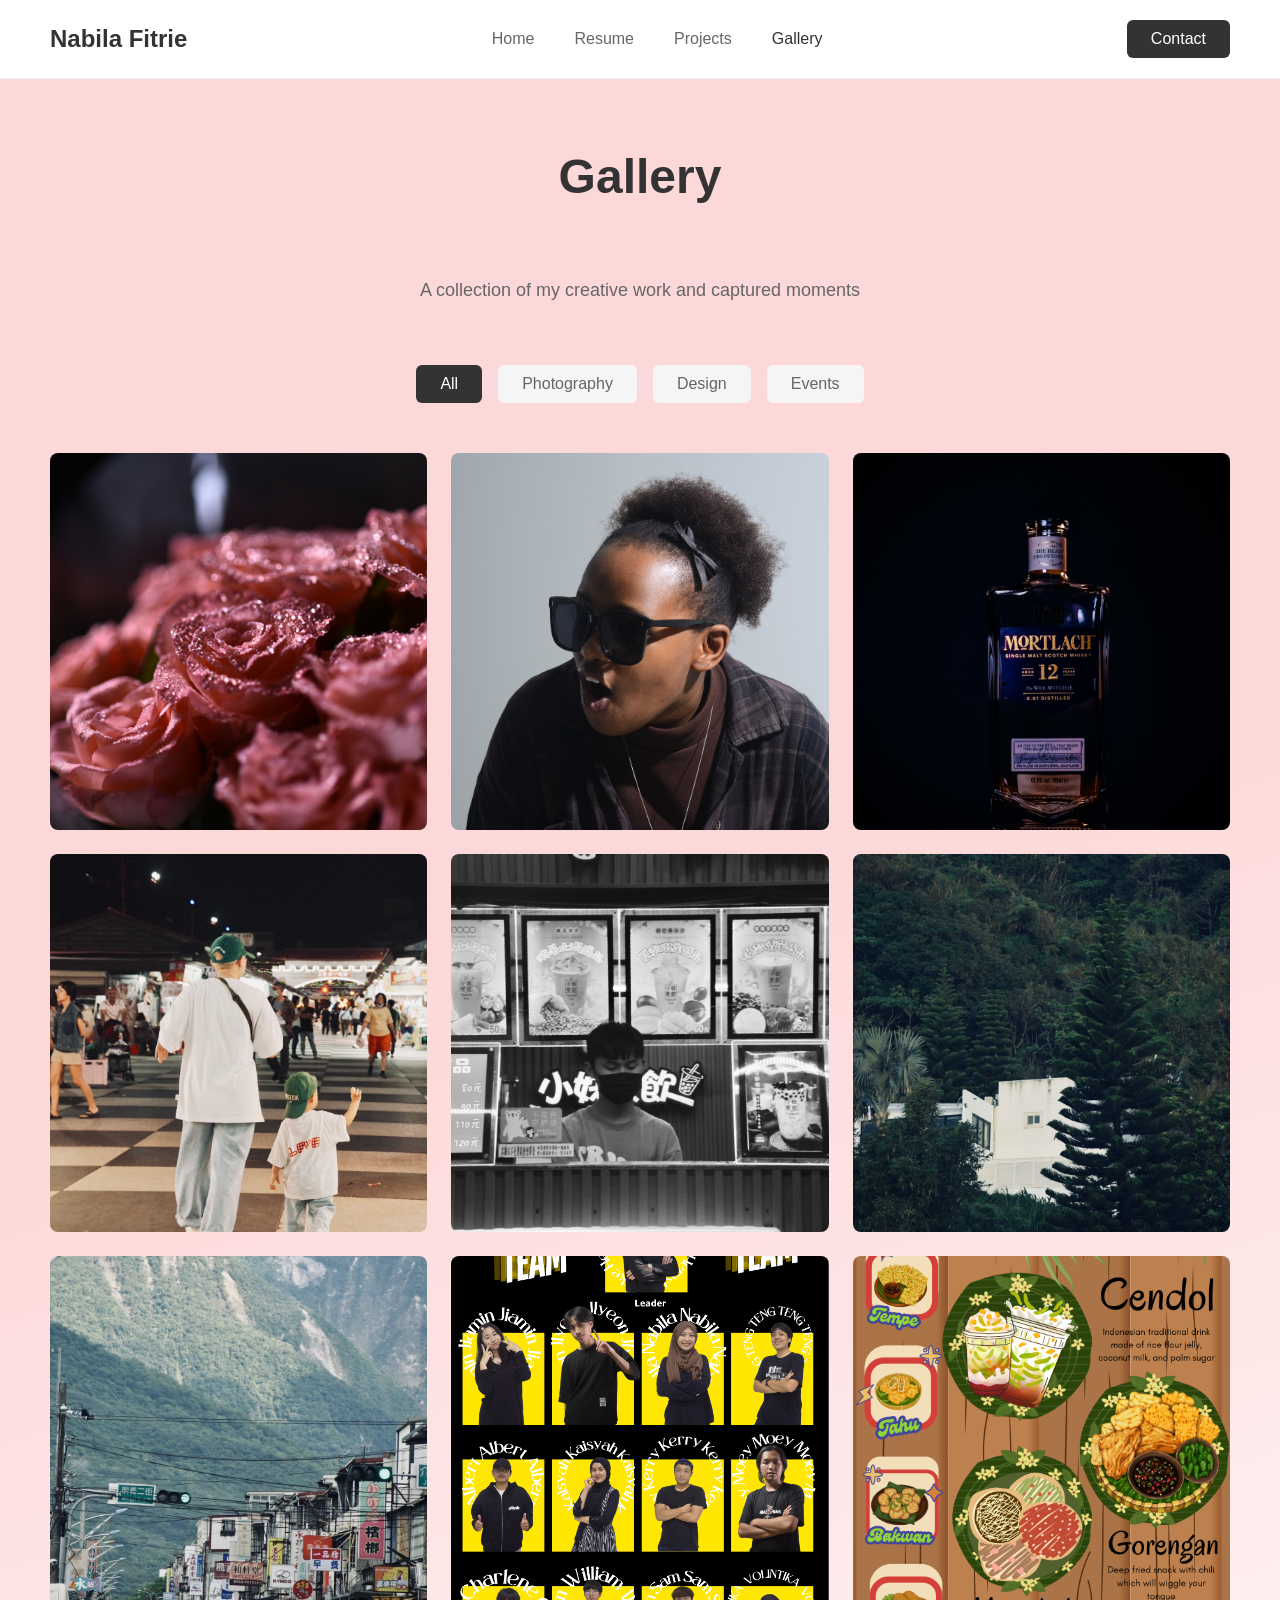
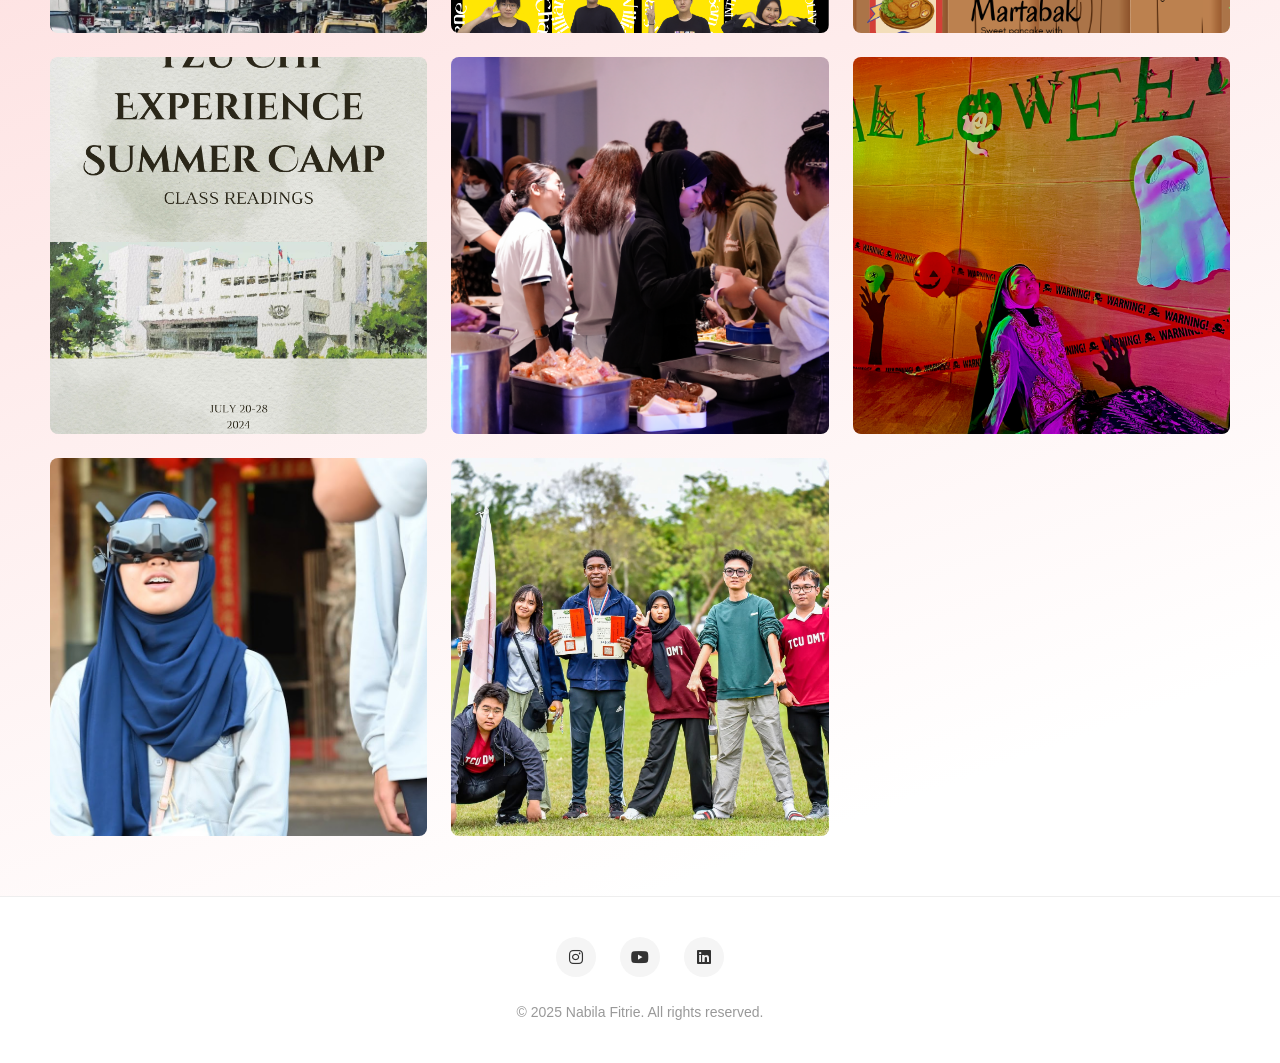
<file: gallery.html>
<!DOCTYPE html>
<html lang="en">
    <head>
        <meta charset="UTF-8" />
        <meta name="viewport" content="width=device-width, initial-scale=1.0" />
        <title>Gallery - Nabila Fitrie</title>
        <link rel="stylesheet" href="mystyle.css" />
        <link
            rel="stylesheet"
            href="https://cdnjs.cloudflare.com/ajax/libs/font-awesome/6.5.1/css/all.min.css"
        />
    </head>
    <body>
        <header>
            <div class="logo">Nabila Fitrie</div>
            <nav>
                <ul>
                    <li><a href="index.html">Home</a></li>
                    <li><a href="resume.html">Resume</a></li>
                    <li><a href="project.html">Projects</a></li>
                    <li><a href="gallery.html" class="active">Gallery</a></li>
                </ul>
            </nav>
            <a href="contact.html"
                ><button class="contact-btn">Contact</button></a
            >
        </header>

        <main class="gallery-page">
            <h1 class="page-title">Gallery</h1>
            <p class="page-subtitle">
                A collection of my creative work and captured moments
            </p>

            <!-- Gallery Filter -->
            <div class="gallery-filter">
                <button class="filter-btn active" data-filter="all">All</button>
                <button class="filter-btn" data-filter="photography">
                    Photography
                </button>
                <button class="filter-btn" data-filter="design">Design</button>
                <button class="filter-btn" data-filter="events">Events</button>
            </div>

            <!-- Gallery Grid -->
            <div class="gallery-grid">
                <!-- Photography -->
                <div class="gallery-item" data-category="photography">
                    <img src="images/flower-1.jpg" alt="Photography Work 1" />
                    <div class="gallery-overlay">
                        <h3>Flower Photography</h3>
                        <p>Capturing the beauty of nature's blooms</p>
                    </div>
                </div>

                <div class="gallery-item" data-category="photography">
                    <img
                        src="images/flash-portrait.jpg"
                        alt="Photography Work 2"
                    />
                    <div class="gallery-overlay">
                        <h3>Flash Portrait</h3>
                        <p>Portrait with flash lighting</p>
                    </div>
                </div>

                <div class="gallery-item" data-category="photography">
                    <img
                        src="images/glass-photography.jpg"
                        alt="Photography Work 3"
                    />
                    <div class="gallery-overlay">
                        <h3>Product Photography</h3>
                        <p>Product photography with glass objects</p>
                    </div>
                </div>

                <div class="gallery-item" data-category="photography">
                    <img src="images/street-1.jpg" alt="Photography Work 4" />
                    <div class="gallery-overlay">
                        <h3>Street Photography</h3>
                        <p>Urban street scenes</p>
                    </div>
                </div>

                <div class="gallery-item" data-category="photography">
                    <img src="images/street-2.jpg" alt="Photography Work 5" />
                    <div class="gallery-overlay">
                        <h3>Street Photography</h3>
                        <p>Capturing candid moments in urban settings</p>
                    </div>
                </div>

                <div class="gallery-item" data-category="photography">
                    <img src="images/nature-1.jpg" alt="Photography Work 6" />
                    <div class="gallery-overlay">
                        <h3>Nature Photography</h3>
                        <p>Beautiful landscapes and natural scenes</p>
                    </div>
                </div>

                <div class="gallery-item" data-category="photography">
                    <img src="images/nature-2.jpg" alt="Photography Work 7" />
                    <div class="gallery-overlay">
                        <h3>Nature and Street Photography</h3>
                        <p>Combining natural beauty with urban settings</p>
                    </div>
                </div>

                <!-- Design -->
                <div class="gallery-item" data-category="design">
                    <img src="images/magazine.png" alt="Design Work 1" />
                    <div class="gallery-overlay">
                        <h3>Magazine's Designer</h3>
                        <p>Layout and design for magazine publications</p>
                    </div>
                </div>

                <div class="gallery-item" data-category="design">
                    <img src="images/posterdesign1.png" alt="Design Work 2" />
                    <div class="gallery-overlay">
                        <h3>Poster Design</h3>
                        <p>Promotional poster for an event</p>
                    </div>
                </div>

                <div class="gallery-item" data-category="design">
                    <img src="images/bookcover.png" alt="Design Work 3" />
                    <div class="gallery-overlay">
                        <h3>Tzu Chi Cover book</h3>
                        <p>Book cover design for Tzu Chi publication</p>
                    </div>
                </div>

                <!-- Events -->
                <div class="gallery-item" data-category="events">
                    <img src="images/internationalevent.jpeg" alt="Event 1" />
                    <div class="gallery-overlay">
                        <h3>International Event</h3>
                        <p>Feeds the guests at the event</p>
                    </div>
                </div>

                <div class="gallery-item" data-category="events">
                    <img src="images/Halloween.jpg" alt="Event 2" />
                    <div class="gallery-overlay">
                        <h3>Halloween Party</h3>
                        <p>School Halloween Celebration</p>
                    </div>
                </div>

                <div class="gallery-item" data-category="events">
                    <img src="images/dronetrip.jpg" alt="Event 3" />
                    <div class="gallery-overlay">
                        <h3>Drone Operation.</h3>
                        <p>Drone trip to capture scenic views</p>
                    </div>
                </div>

                <!-- Additional Items -->

                <div class="gallery-item" data-category="events">
                    <img src="images/sportsday.jpg" alt="Design Work 4" />
                    <div class="gallery-overlay">
                        <h3>Sports Day</h3>
                        <p>School Anniversary Celebration</p>
                    </div>
                </div>
            </div>
        </main>

        <footer>
            <div class="social-icons">
                <a href="#"><i class="fa-brands fa-instagram"></i></a>
                <a href="#"><i class="fa-brands fa-youtube"></i></a>
                <a href="#"><i class="fa-brands fa-linkedin"></i></a>
            </div>
            <p>&copy; 2025 Nabila Fitrie. All rights reserved.</p>
        </footer>
        <!-- Back to Top Button -->
        <button class="back-to-top" id="backToTop">
            <i class="fas fa-arrow-up"></i>
        </button>

        <script>
            // Gallery Filter
            const filterBtns = document.querySelectorAll(".filter-btn");
            const galleryItems = document.querySelectorAll(".gallery-item");
            // Back to Top functionality
            const backToTopBtn = document.getElementById("backToTop");

            window.addEventListener("scroll", () => {
                if (window.pageYOffset > 300) {
                    backToTopBtn.classList.add("show");
                } else {
                    backToTopBtn.classList.remove("show");
                }
            });

            backToTopBtn.addEventListener("click", () => {
                window.scrollTo({
                    top: 0,
                    behavior: "smooth",
                });
            });

            filterBtns.forEach((btn) => {
                btn.addEventListener("click", () => {
                    // Remove active class from all buttons
                    filterBtns.forEach((b) => b.classList.remove("active"));
                    // Add active class to clicked button
                    btn.classList.add("active");

                    const filter = btn.getAttribute("data-filter");

                    galleryItems.forEach((item) => {
                        if (
                            filter === "all" ||
                            item.getAttribute("data-category") === filter
                        ) {
                            item.style.display = "block";
                        } else {
                            item.style.display = "none";
                        }
                    });
                });
            });
        </script>
    </body>
</html>
</file>
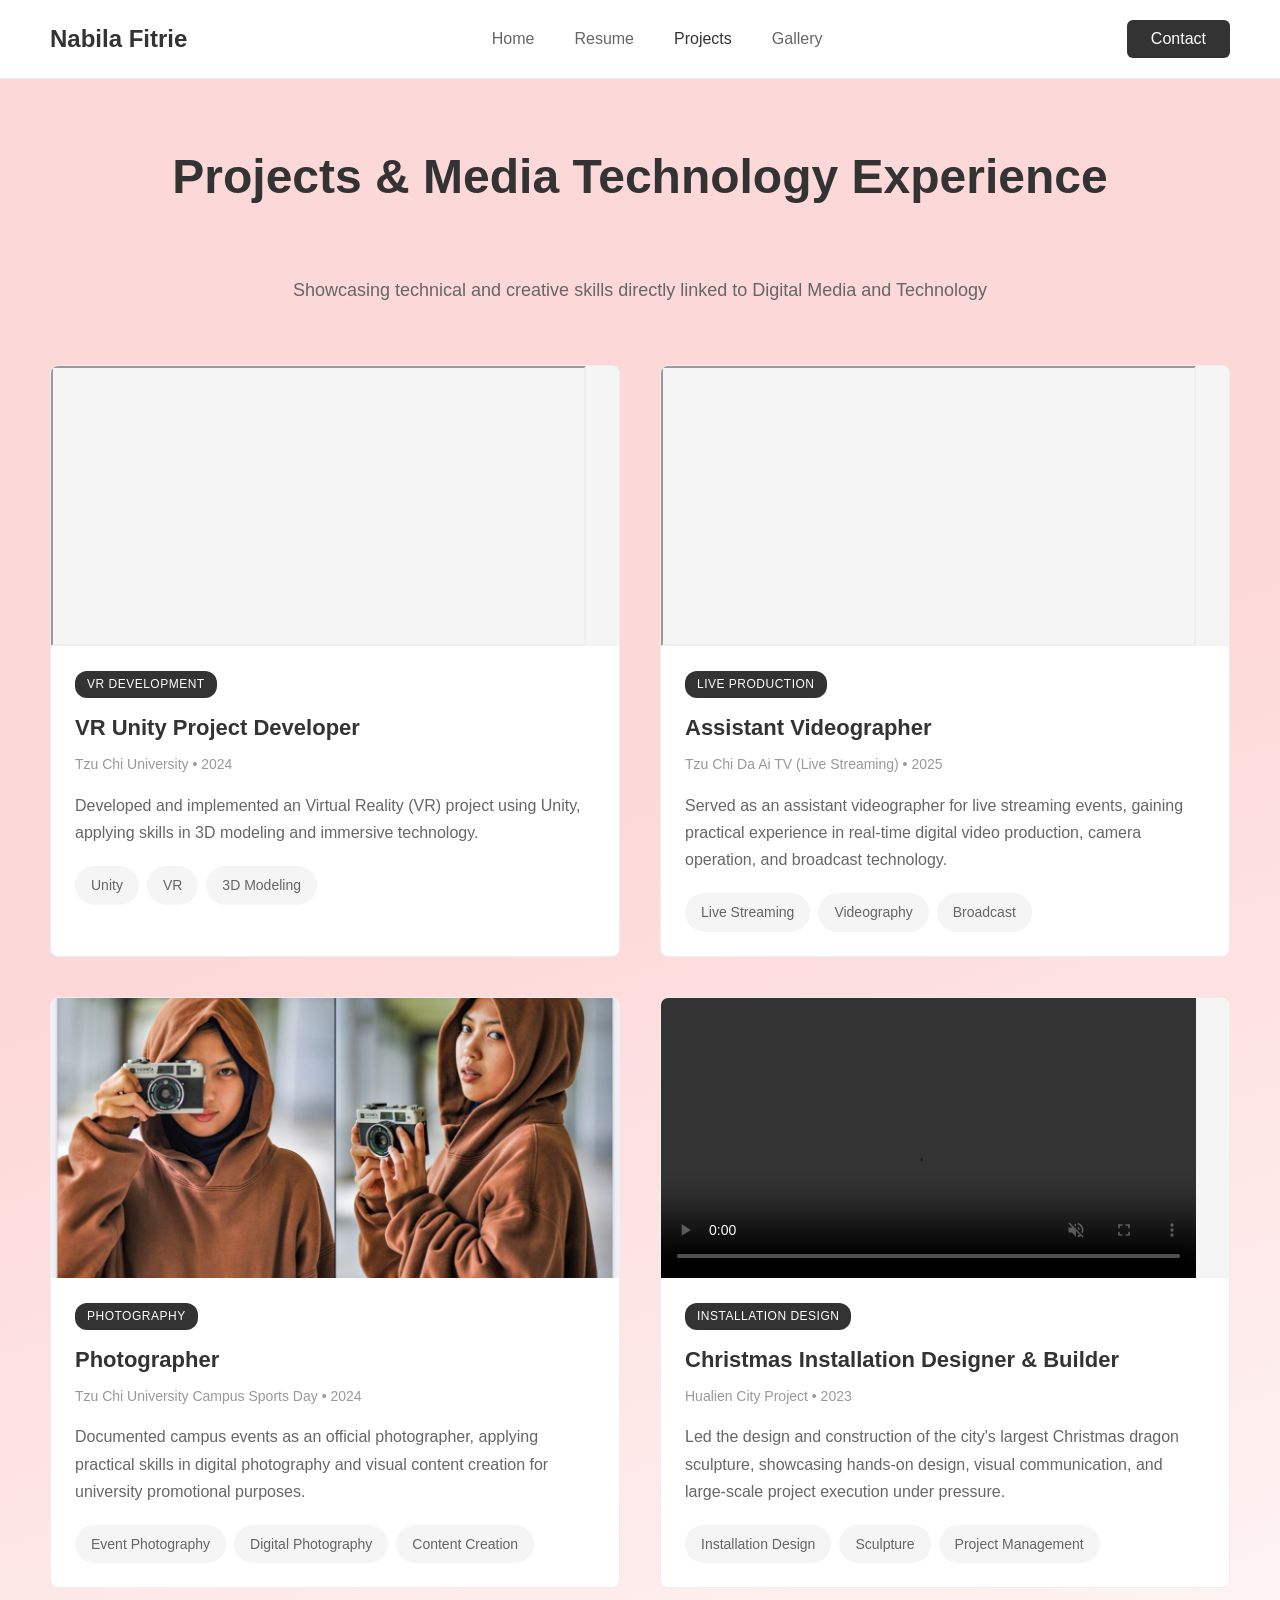
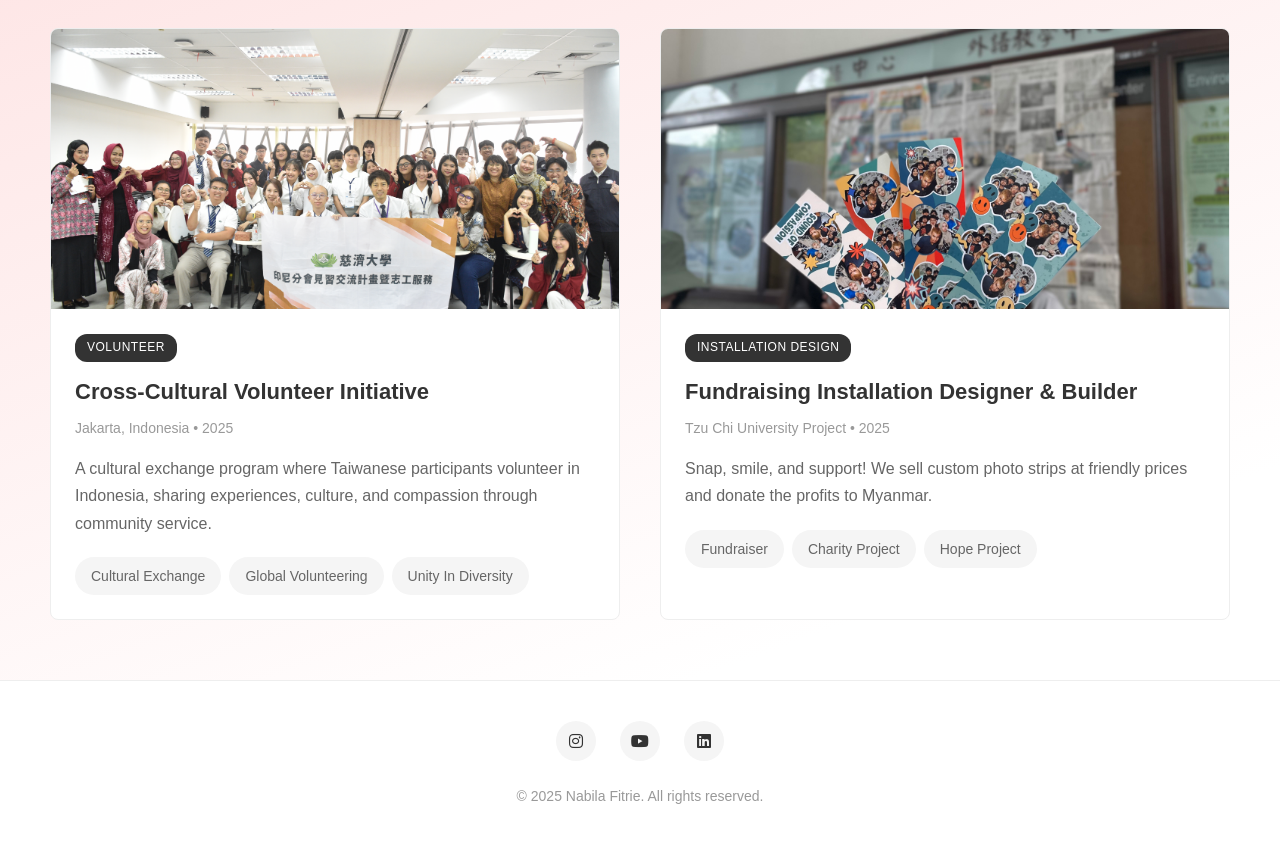
<file: project.html>
<!DOCTYPE html>
<html lang="en">
    <head>
        <meta charset="UTF-8" />
        <meta name="viewport" content="width=device-width, initial-scale=1.0" />
        <title>Projects - Nabila Fitrie</title>
        <link rel="stylesheet" href="mystyle.css" />
        <link
            rel="stylesheet"
            href="https://cdnjs.cloudflare.com/ajax/libs/font-awesome/6.5.1/css/all.min.css"
        />
    </head>
    <body>
        <header>
            <div class="logo">Nabila Fitrie</div>
            <nav>
                <ul>
                    <li><a href="index.html">Home</a></li>
                    <li><a href="resume.html">Resume</a></li>
                    <li><a href="project.html" class="active">Projects</a></li>
                    <li><a href="gallery.html">Gallery</a></li>
                </ul>
            </nav>
            <a href="contact.html"
                ><button class="contact-btn">Contact</button></a
            >
        </header>

        <main class="projects-page">
            <h1 class="page-title">Projects & Media Technology Experience</h1>
            <p class="page-subtitle">
                Showcasing technical and creative skills directly linked to
                Digital Media and Technology
            </p>

            <div class="projects-grid">
                <!-- Project 1 -->
                <div class="project-card">
                    <div class="project-image">
                        <iframe
                            src="https://drive.google.com/file/d/1-rMQauFR0QOiKDsQeOvxtRKYGgJdmKO9/preview"
                            width="535"
                            height="280"
                            allow="autoplay"
                            allowfullscreen
                        >
                        </iframe>
                    </div>
                    <div class="project-content">
                        <span class="project-category">VR Development</span>
                        <h3>VR Unity Project Developer</h3>
                        <p class="project-meta">Tzu Chi University • 2024</p>
                        <p class="project-description">
                            Developed and implemented an Virtual Reality (VR)
                            project using Unity, applying skills in 3D modeling
                            and immersive technology.
                        </p>
                        <div class="project-tags">
                            <span class="tag">Unity</span>
                            <span class="tag">VR</span>
                            <span class="tag">3D Modeling</span>
                        </div>
                    </div>
                </div>

                <!-- Project 2 -->
                <div class="project-card">
                    <div class="project-image">
                        <iframe
                            width="535"
                            height="280"
                            src="https://www.youtube.com/embed/qHgDMgNS0A0"
                            title="YouTube video player"
                            allow="accelerometer; autoplay; clipboard-write; encrypted-media; gyroscope; picture-in-picture"
                            allowfullscreen
                        >
                        </iframe>
                    </div>
                    <div class="project-content">
                        <span class="project-category">Live Production</span>
                        <h3>Assistant Videographer</h3>
                        <p class="project-meta">
                            Tzu Chi Da Ai TV (Live Streaming) • 2025
                        </p>
                        <p class="project-description">
                            Served as an assistant videographer for live
                            streaming events, gaining practical experience in
                            real-time digital video production, camera
                            operation, and broadcast technology.
                        </p>
                        <div class="project-tags">
                            <span class="tag">Live Streaming</span>
                            <span class="tag">Videography</span>
                            <span class="tag">Broadcast</span>
                        </div>
                    </div>
                </div>

                <!-- Project 3 -->
                <div class="project-card">
                    <div class="project-image">
                        <img
                            src="images/photographer.jpg"
                            alt="Sports Day Photography"
                        />
                    </div>
                    <div class="project-content">
                        <span class="project-category">Photography</span>
                        <h3>Photographer</h3>
                        <p class="project-meta">
                            Tzu Chi University Campus Sports Day • 2024
                        </p>
                        <p class="project-description">
                            Documented campus events as an official
                            photographer, applying practical skills in digital
                            photography and visual content creation for
                            university promotional purposes.
                        </p>
                        <div class="project-tags">
                            <span class="tag">Event Photography</span>
                            <span class="tag">Digital Photography</span>
                            <span class="tag">Content Creation</span>
                        </div>
                    </div>
                </div>

                <!-- Project 4 -->
                <div class="project-card">
                    <div class="project-image">
                        <video
                            src="videos/christmas.mp4"
                            autoplay
                            loop
                            controls
                            muted
                            width="535"
                            height="280"
                        ></video>
                    </div>
                    <div class="project-content">
                        <span class="project-category"
                            >Installation Design</span
                        >
                        <h3>Christmas Installation Designer & Builder</h3>
                        <p class="project-meta">Hualien City Project • 2023</p>
                        <p class="project-description">
                            Led the design and construction of the city's
                            largest Christmas dragon sculpture, showcasing
                            hands-on design, visual communication, and
                            large-scale project execution under pressure.
                        </p>
                        <div class="project-tags">
                            <span class="tag">Installation Design</span>
                            <span class="tag">Sculpture</span>
                            <span class="tag">Project Management</span>
                        </div>
                    </div>
                </div>

                <!-- Project 5 -->
                <div class="project-card">
                    <div class="project-image">
                        <img
                            src="images/volunteerindo.jpg"
                            alt="Christmas Dragon Installation"
                        />
                    </div>
                    <div class="project-content">
                        <span class="project-category">Volunteer</span>
                        <h3>Cross-Cultural Volunteer Initiative</h3>
                        <p class="project-meta">Jakarta, Indonesia • 2025</p>
                        <p class="project-description">
                            A cultural exchange program where Taiwanese
                            participants volunteer in Indonesia, sharing
                            experiences, culture, and compassion through
                            community service.
                        </p>
                        <div class="project-tags">
                            <span class="tag">Cultural Exchange</span>
                            <span class="tag">Global Volunteering</span>
                            <span class="tag">Unity In Diversity</span>
                        </div>
                    </div>
                </div>
                <!-- Project 6 -->
                <div class="project-card">
                    <div class="project-image">
                        <img
                            src="images/fundraisingmyanmar.jpg"
                            alt="Creating a photobooth and selling the photo strips"
                        />
                    </div>
                    <div class="project-content">
                        <span class="project-category"
                            >Installation Design</span
                        >
                        <h3>Fundraising Installation Designer & Builder</h3>
                        <p class="project-meta">
                            Tzu Chi University Project • 2025
                        </p>
                        <p class="project-description">
                            Snap, smile, and support! We sell custom photo
                            strips at friendly prices and donate the profits to
                            Myanmar.
                        </p>
                        <div class="project-tags">
                            <span class="tag">Fundraiser</span>
                            <span class="tag">Charity Project</span>
                            <span class="tag">Hope Project</span>
                        </div>
                    </div>
                </div>
            </div>
        </main>

        <footer>
            <div class="social-icons">
                <a href="https://www.instagram.com/nabilafitriie/"
                    ><i class="fa-brands fa-instagram"></i
                ></a>
                <a href="https://www.youtube.com/@nabilafitrie5887"
                    ><i class="fa-brands fa-youtube"></i
                ></a>
                <a
                    href="https://www.linkedin.com/in/nabila-fitrie-naia-salsabila-66b28425b/"
                    ><i class="fa-brands fa-linkedin"></i
                ></a>
            </div>
            <p>&copy; 2025 Nabila Fitrie. All rights reserved.</p>
        </footer>

        <!-- Back to Top Button -->
        <button class="back-to-top" id="backToTop">
            <i class="fas fa-arrow-up"></i>
        </button>

        <script>
            // Back to Top functionality
            const backToTopBtn = document.getElementById("backToTop");

            window.addEventListener("scroll", () => {
                if (window.pageYOffset > 300) {
                    backToTopBtn.classList.add("show");
                } else {
                    backToTopBtn.classList.remove("show");
                }
            });

            backToTopBtn.addEventListener("click", () => {
                window.scrollTo({
                    top: 0,
                    behavior: "smooth",
                });
            });
        </script>
    </body>
</html>
</file>
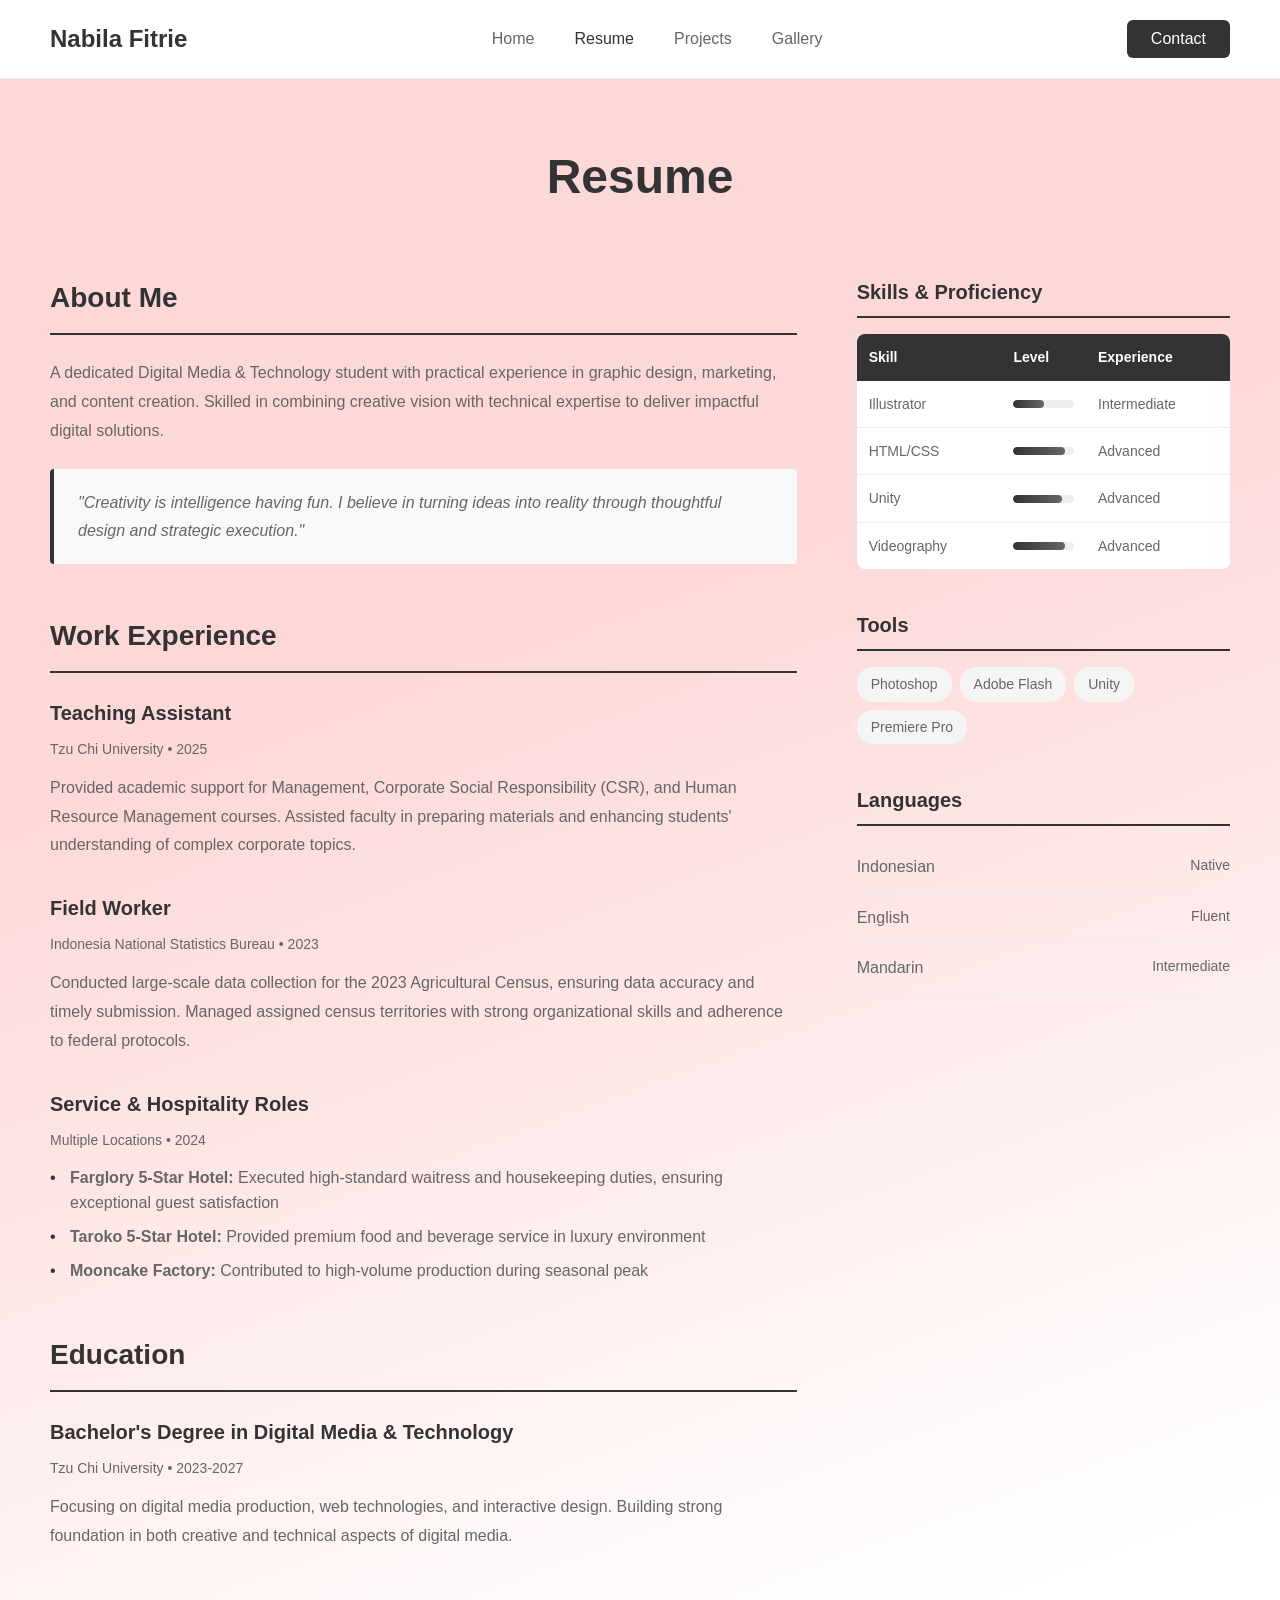
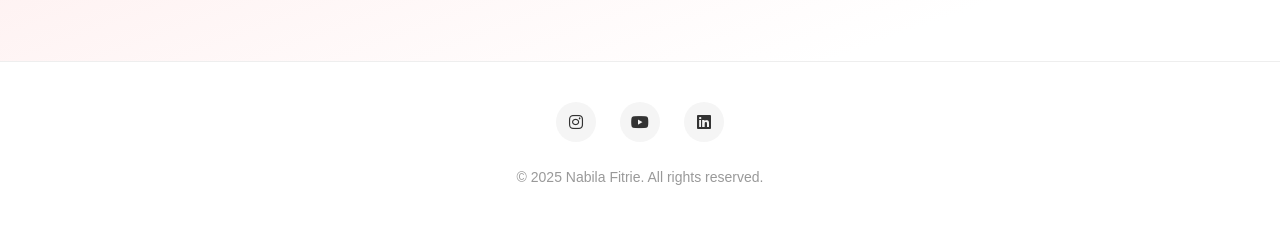
<file: resume.html>
<!DOCTYPE html>
<html lang="en">
    <head>
        <meta charset="UTF-8" />
        <meta name="viewport" content="width=device-width, initial-scale=1.0" />
        <title>Resume - Nabila Fitrie</title>
        <link rel="stylesheet" href="mystyle.css" />
        <link
            rel="stylesheet"
            href="https://cdnjs.cloudflare.com/ajax/libs/font-awesome/6.5.1/css/all.min.css"
        />
    </head>
    <body>
        <header>
            <div class="logo">Nabila Fitrie</div>
            <nav>
                <ul>
                    <li><a href="index.html">Home</a></li>
                    <li><a href="resume.html" class="active">Resume</a></li>
                    <li><a href="project.html">Projects</a></li>
                    <li><a href="gallery.html">Gallery</a></li>
                </ul>
            </nav>
            <a href="contact.html"
                ><button class="contact-btn">Contact</button></a
            >
        </header>

        <main class="resume-page">
            <h1 class="page-title">Resume</h1>

            <div class="resume-grid">
                <!-- Left Column -->
                <div class="resume-main">
                    <section class="resume-section">
                        <h2>About Me</h2>
                        <p>
                            A dedicated Digital Media & Technology student with
                            practical experience in graphic design, marketing,
                            and content creation. Skilled in combining creative
                            vision with technical expertise to deliver impactful
                            digital solutions.
                        </p>

                        <blockquote class="resume-quote">
                            <cite
                                >"Creativity is intelligence having fun. I
                                believe in turning ideas into reality through
                                thoughtful design and strategic
                                execution."</cite
                            >
                        </blockquote>
                    </section>

                    <section class="resume-section">
                        <h2>Work Experience</h2>

                        <div class="experience-item">
                            <h3>Teaching Assistant</h3>
                            <p class="meta">Tzu Chi University • 2025</p>
                            <p>
                                Provided academic support for Management,
                                Corporate Social Responsibility (CSR), and Human
                                Resource Management courses. Assisted faculty in
                                preparing materials and enhancing students'
                                understanding of complex corporate topics.
                            </p>
                        </div>

                        <div class="experience-item">
                            <h3>Field Worker</h3>
                            <p class="meta">
                                Indonesia National Statistics Bureau • 2023
                            </p>
                            <p>
                                Conducted large-scale data collection for the
                                2023 Agricultural Census, ensuring data accuracy
                                and timely submission. Managed assigned census
                                territories with strong organizational skills
                                and adherence to federal protocols.
                            </p>
                        </div>

                        <div class="experience-item">
                            <h3>Service & Hospitality Roles</h3>
                            <p class="meta">Multiple Locations • 2024</p>
                            <ul>
                                <li>
                                    <strong>Farglory 5-Star Hotel:</strong>
                                    Executed high-standard waitress and
                                    housekeeping duties, ensuring exceptional
                                    guest satisfaction
                                </li>
                                <li>
                                    <strong>Taroko 5-Star Hotel:</strong>
                                    Provided premium food and beverage service
                                    in luxury environment
                                </li>
                                <li>
                                    <strong>Mooncake Factory:</strong>
                                    Contributed to high-volume production during
                                    seasonal peak
                                </li>
                            </ul>
                        </div>
                    </section>

                    <section class="resume-section">
                        <h2>Education</h2>
                        <div class="experience-item">
                            <h3>
                                Bachelor's Degree in Digital Media & Technology
                            </h3>
                            <p class="meta">Tzu Chi University • 2023-2027</p>
                            <p>
                                Focusing on digital media production, web
                                technologies, and interactive design. Building
                                strong foundation in both creative and technical
                                aspects of digital media.
                            </p>
                        </div>
                    </section>
                </div>

                <!-- Right Column -->
                <div class="resume-sidebar">
                    <section class="sidebar-section">
                        <h2>Skills & Proficiency</h2>

                        <div class="skills-table-wrapper">
                            <table class="skills-table">
                                <thead>
                                    <tr>
                                        <th>Skill</th>
                                        <th>Level</th>
                                        <th>Experience</th>
                                    </tr>
                                </thead>
                                <tbody>
                                    <tr>
                                        <td>Illustrator</td>
                                        <td>
                                            <div class="skill-bar">
                                                <div
                                                    class="skill-progress"
                                                    style="width: 50%"
                                                ></div>
                                            </div>
                                        </td>
                                        <td>Intermediate</td>
                                    </tr>

                                    <tr>
                                        <td>HTML/CSS</td>
                                        <td>
                                            <div class="skill-bar">
                                                <div
                                                    class="skill-progress"
                                                    style="width: 85%"
                                                ></div>
                                            </div>
                                        </td>
                                        <td>Advanced</td>
                                    </tr>

                                    <tr>
                                        <td>Unity</td>
                                        <td>
                                            <div class="skill-bar">
                                                <div
                                                    class="skill-progress"
                                                    style="width: 80%"
                                                ></div>
                                            </div>
                                        </td>
                                        <td>Advanced</td>
                                    </tr>
                                    <tr>
                                        <td>Videography</td>
                                        <td>
                                            <div class="skill-bar">
                                                <div
                                                    class="skill-progress"
                                                    style="width: 85%"
                                                ></div>
                                            </div>
                                        </td>
                                        <td>Advanced</td>
                                    </tr>
                                </tbody>
                            </table>
                        </div>
                    </section>

                    <section class="sidebar-section">
                        <h2>Tools</h2>
                        <div class="skill-list">
                            <span class="skill-badge">Photoshop</span>
                            <span class="skill-badge">Adobe Flash</span>
                            <span class="skill-badge">Unity</span>
                            <span class="skill-badge">Premiere Pro</span>
                        </div>
                    </section>

                    <section class="sidebar-section">
                        <h2>Languages</h2>
                        <div class="language-item">
                            <span>Indonesian</span>
                            <span class="level">Native</span>
                        </div>
                        <div class="language-item">
                            <span>English</span>
                            <span class="level">Fluent</span>
                        </div>
                        <div class="language-item">
                            <span>Mandarin</span>
                            <span class="level">Intermediate</span>
                        </div>
                    </section>
                </div>
            </div>
        </main>

        <footer>
            <div class="social-icons">
                <a href="https://www.instagram.com/nabilafitriie/"
                    ><i class="fa-brands fa-instagram"></i
                ></a>
                <a href="https://www.youtube.com/@nabilafitrie5887"
                    ><i class="fa-brands fa-youtube"></i
                ></a>
                <a
                    href="https://www.linkedin.com/in/nabila-fitrie-naia-salsabila-66b28425b/"
                    ><i class="fa-brands fa-linkedin"></i
                ></a>
            </div>
            <p>&copy; 2025 Nabila Fitrie. All rights reserved.</p>
        </footer>

        <!-- Back to Top Button -->
        <button class="back-to-top" id="backToTop">
            <i class="fas fa-arrow-up"></i>
        </button>

        <script>
            // Back to Top functionality
            const backToTopBtn = document.getElementById("backToTop");

            window.addEventListener("scroll", () => {
                if (window.pageYOffset > 300) {
                    backToTopBtn.classList.add("show");
                } else {
                    backToTopBtn.classList.remove("show");
                }
            });

            backToTopBtn.addEventListener("click", () => {
                window.scrollTo({
                    top: 0,
                    behavior: "smooth",
                });
            });
        </script>
    </body>
</html>
</file>
<file: mystyle.css>
* {
    margin: 0;
    padding: 0;
    box-sizing: border-box;
}

body {
    font-family: -apple-system, BlinkMacSystemFont, "Segoe UI", Roboto,
        sans-serif;
    color: #333;
    line-height: 1.6;
    background: #fff;
}

/* Header */
header {
    padding: 20px 50px;
    display: flex;
    justify-content: space-between;
    align-items: center;
    border-bottom: 1px solid #eee;
}

.logo {
    font-size: 24px;
    font-weight: 600;
    color: #333;
}

nav ul {
    list-style: none;
    display: flex;
    gap: 40px;
}

nav a {
    text-decoration: none;
    color: #666;
    font-size: 16px;
    transition: color 0.3s;
}

nav a:hover,
nav a.active {
    color: #333;
}

.contact-btn {
    padding: 10px 24px;
    background: #333;
    color: #fff;
    border: none;
    border-radius: 6px;
    cursor: pointer;
    font-size: 16px;
    transition: background 0.3s;
}

.contact-btn:hover {
    background: #555;
}

/* Main Content */
main {
    margin: 0 auto;
    padding: 80px 50px;
    background: linear-gradient(
        160deg,
        rgba(253, 216, 216, 1) 36%,
        rgba(255, 255, 255, 1) 92%
    );
}

/* Marquee Banner */
.marquee-container {
    background: linear-gradient(
        160deg,
        rgba(253, 216, 216, 1) 36%,
        rgba(255, 255, 255, 1) 92%
    );
    color: #1b1616;
    padding: 12px 0;
    margin: -80px -50px 40px -50px;
    overflow: hidden;
}

.marquee-container marquee {
    font-size: 16px;
    font-weight: 500;
    letter-spacing: 0.5px;
}

/* Quote/Cite Styling */
.quote-section {
    background: #f5f5f5;
    border-left: 4px solid #333;
    padding: 20px 24px;
    margin: 30px 0;
    border-radius: 4px;
}

.quote-section cite {
    font-style: italic;
    color: #555;
    font-size: 17px;
    line-height: 1.6;
    display: block;
}

.quote-author {
    color: #333;
    font-weight: 600;
    margin-top: 12px;
    font-size: 15px;
}

.resume-quote {
    background: #f9f9f9;
    border-left: 4px solid #333;
    padding: 20px 24px;
    margin: 24px 0;
    border-radius: 4px;
}

.resume-quote cite {
    font-style: italic;
    color: #666;
    font-size: 16px;
    line-height: 1.7;
    display: block;
}

/* Address Styling */
address {
    font-style: normal;
    color: #666;
    line-height: 1.8;
    font-size: 16px;
}

/* Home Page */
.main-intro {
    background-image: url("images/contact-bg.jpg");
    padding-left: 200px;
    padding-right: 200px;
}

.audio-intro {
    margin-top: 20px;
}

.audio-wrapper {
    display: flex;
    align-items: center;
    gap: 12px;
    max-width: 450px;
}

.audio-intro .audio-wrapper img {
    width: 24px;
    height: 24px;
    border-radius: 4px;
    flex-shrink: 0;
    display: block;
}

.audio-wrapper audio {
    flex: 1;
    max-width: 400px;
    height: 40px;
    border-radius: 20px;
    outline: none;
}

.audio-label {
    margin-top: 12px;
    margin-left: 36px;
    font-size: 14px;
    color: #666;
    font-style: italic;
}

/* Skills Table */
.skills-table-wrapper {
    overflow-x: auto;
    margin-bottom: 20px;
}

.skills-table {
    width: 100%;
    border-collapse: collapse;
    background: #fff;
    border-radius: 8px;
    overflow: hidden;
}

.skills-table thead {
    background: #333;
    color: #fff;
}

.skills-table th {
    padding: 12px;
    text-align: left;
    font-weight: 600;
    font-size: 14px;
}

.skills-table td {
    padding: 12px;
    border-bottom: 1px solid #eee;
    font-size: 14px;
    color: #666;
}

.skills-table tbody tr:last-child td {
    border-bottom: none;
}

.skills-table tbody tr:hover {
    background: #f9f9f9;
}

.skill-bar {
    width: 100%;
    height: 8px;
    background: #eee;
    border-radius: 4px;
    overflow: hidden;
}

.skill-progress {
    height: 100%;
    background: linear-gradient(90deg, #333 0%, #666 100%);
    border-radius: 4px;
    transition: width 0.3s ease;
}

.intro {
    display: grid;
    grid-template-columns: 1fr 1fr;
    gap: 80px;
    align-items: center;
}

.profile-image img {
    width: 100%;
    max-width: 500px;
    border-radius: 8px;
    box-shadow: 0 4px 20px rgba(0, 0, 0, 0.1);
}

.intro-text h1 {
    font-size: 48px;
    margin-bottom: 16px;
    font-weight: 600;
}

.intro-text h2 {
    font-size: 24px;
    color: #666;
    margin-bottom: 32px;
    font-weight: 400;
}

.intro-text p {
    color: #666;
    font-size: 18px;
    line-height: 1.8;
    margin-bottom: 40px;
}

.intro-text blockquote {
    font-size: 18px;
    color: #999;
    font-style: italic;
    margin-bottom: 20px;
    border-left: 4px solid #eee;
    padding-left: 16px;
}

.tags {
    display: flex;
    flex-wrap: wrap;
    gap: 12px;
    margin-bottom: 40px;
}

.tag {
    padding: 8px 16px;
    background: #f5f5f5;
    border-radius: 20px;
    font-size: 14px;
    color: #666;
}

.cta-buttons {
    display: flex;
    gap: 16px;
}

.btn {
    padding: 14px 32px;
    border-radius: 6px;
    text-decoration: none;
    font-size: 16px;
    transition: all 0.3s;
    border: none;
    cursor: pointer;
    display: inline-block;
    text-align: center;
}

.btn-primary {
    background: #333;
    color: #fff;
}

.btn-primary:hover {
    background: #555;
}

.btn-secondary {
    background: #fff;
    color: #333;
    border: 2px solid #333;
}

.btn-secondary:hover {
    background: #333;
    color: #fff;
}

/* Resume Page */
.resume-page {
    padding: 60px 50px;
}

.page-title {
    font-size: 48px;
    font-weight: 600;
    margin-bottom: 60px;
    text-align: center;
}

.resume-grid {
    display: grid;
    grid-template-columns: 2fr 1fr;
    gap: 60px;
}

.resume-section {
    margin-bottom: 50px;
}

.resume-section h2 {
    font-size: 28px;
    margin-bottom: 24px;
    padding-bottom: 12px;
    border-bottom: 2px solid #333;
}

.resume-section p {
    color: #666;
    line-height: 1.8;
}

.experience-item {
    margin-bottom: 32px;
}

.experience-item h3 {
    font-size: 20px;
    margin-bottom: 8px;
}

.meta {
    color: #999;
    font-size: 14px;
    margin-bottom: 12px;
}

.experience-item ul {
    list-style: none;
    padding-left: 0;
}

.experience-item li {
    color: #666;
    margin-bottom: 8px;
    padding-left: 20px;
    position: relative;
}

.experience-item li:before {
    content: "•";
    position: absolute;
    left: 0;
    color: #333;
}

/* Resume Sidebar */
.sidebar-section {
    margin-bottom: 40px;
}

.sidebar-section h2 {
    font-size: 20px;
    margin-bottom: 16px;
    padding-bottom: 8px;
    border-bottom: 2px solid #333;
}

.skill-list {
    display: flex;
    flex-wrap: wrap;
    gap: 8px;
}

.skill-badge {
    padding: 6px 14px;
    background: #f5f5f5;
    border-radius: 16px;
    font-size: 14px;
    color: #666;
}

.language-item {
    display: flex;
    justify-content: space-between;
    padding: 12px 0;
    border-bottom: 1px solid #eee;
}

.language-item span {
    color: #666;
}

.level {
    color: #999;
    font-size: 14px;
}

/* Footer */
footer {
    padding: 40px 50px;
    border-top: 1px solid #eee;
    text-align: center;
}

.social-icons {
    display: flex;
    justify-content: center;
    gap: 24px;
    margin-bottom: 24px;
}

.social-icons a {
    width: 40px;
    height: 40px;
    display: flex;
    align-items: center;
    justify-content: center;
    border-radius: 50%;
    background: #f5f5f5;
    color: #333;
    transition: all 0.3s;
    text-decoration: none;
}

.social-icons a:hover {
    background: #333;
    color: #fff;
}

footer p {
    color: #999;
    font-size: 14px;
}

/* Projects Page */
.projects-page,
.contact-page,
.gallery-page {
    padding: 60px 50px;
}

.contact-page {
    background-image: url("images/contact-bg.jpg");
}

.page-subtitle {
    text-align: center;
    color: #666;
    font-size: 18px;
    margin-bottom: 60px;
    max-width: 800px;
    margin-left: auto;
    margin-right: auto;
}

.projects-grid {
    display: grid;
    grid-template-columns: repeat(2, 1fr);
    gap: 40px;
}

.project-card {
    background: #fff;
    border: 1px solid #eee;
    border-radius: 8px;
    overflow: hidden;
    transition: transform 0.3s, box-shadow 0.3s;
}

.project-card:hover {
    transform: translateY(-4px);
    box-shadow: 0 8px 24px rgba(0, 0, 0, 0.1);
}

.project-image {
    width: 100%;
    height: 280px;
    overflow: hidden;
    background: #f5f5f5;
}

.project-image img {
    width: 100%;
    height: 100%;
    object-fit: cover;
    transition: transform 0.3s;
}

.project-card:hover .project-image img {
    transform: scale(1.05);
}

.project-content {
    padding: 24px;
}

.project-category {
    display: inline-block;
    padding: 4px 12px;
    background: #333;
    color: #fff;
    font-size: 12px;
    border-radius: 12px;
    margin-bottom: 12px;
    text-transform: uppercase;
    letter-spacing: 0.5px;
}

.project-content h3 {
    font-size: 22px;
    margin-bottom: 8px;
}

.project-meta {
    color: #999;
    font-size: 14px;
    margin-bottom: 16px;
}

.project-description {
    color: #666;
    line-height: 1.7;
    margin-bottom: 20px;
}

.project-tags {
    display: flex;
    flex-wrap: wrap;
    gap: 8px;
}

/* Contact Page */
.contact-container {
    display: grid;
    grid-template-columns: 1fr 1.5fr;
    gap: 60px;
    max-width: 1200px;
    margin: 0 auto;
}

.contact-info h2,
.contact-form-wrapper h2 {
    font-size: 28px;
    margin-bottom: 30px;
}

.info-item {
    display: flex;
    gap: 20px;
    margin-bottom: 30px;
}

.info-icon {
    width: 50px;
    height: 50px;
    background: #f5f5f5;
    border-radius: 50%;
    display: flex;
    align-items: center;
    justify-content: center;
    font-size: 20px;
    color: #333;
    flex-shrink: 0;
}

.info-content h3 {
    font-size: 16px;
    margin-bottom: 5px;
    color: #333;
}

.info-content p {
    color: #666;
    font-size: 16px;
}

.social-links {
    margin-top: 40px;
}

.social-links h3 {
    font-size: 18px;
    margin-bottom: 16px;
}

.social-buttons {
    display: flex;
    flex-direction: column;
    gap: 12px;
}

.social-btn {
    display: flex;
    align-items: center;
    gap: 12px;
    padding: 12px 20px;
    background: #f5f5f5;
    border-radius: 8px;
    text-decoration: none;
    color: #333;
    transition: all 0.3s;
}

.social-btn:hover {
    background: #333;
    color: #fff;
}

.social-btn i {
    font-size: 20px;
}

/* Contact Form */
.contact-form {
    display: flex;
    flex-direction: column;
    gap: 20px;
}

.form-group {
    display: flex;
    flex-direction: column;
}

.form-group label {
    margin-bottom: 8px;
    font-weight: 500;
    color: #333;
}

.form-group input,
.form-group textarea {
    padding: 12px 16px;
    border: 1px solid #ddd;
    border-radius: 6px;
    font-size: 16px;
    font-family: inherit;
    transition: border-color 0.3s;
}

.form-group input:focus,
.form-group textarea:focus {
    outline: none;
    border-color: #333;
}

.form-group textarea {
    resize: vertical;
}

.submit-btn {
    padding: 14px 32px;
    background: #333;
    color: #fff;
    border: none;
    border-radius: 6px;
    font-size: 16px;
    cursor: pointer;
    transition: background 0.3s;
}

.submit-btn:hover {
    background: #555;
}

/* Gallery Page */
.gallery-filter {
    display: flex;
    justify-content: center;
    gap: 16px;
    margin-bottom: 50px;
    flex-wrap: wrap;
}

.filter-btn {
    padding: 10px 24px;
    background: #f5f5f5;
    color: #666;
    border: none;
    border-radius: 6px;
    cursor: pointer;
    font-size: 16px;
    transition: all 0.3s;
}

.filter-btn:hover,
.filter-btn.active {
    background: #333;
    color: #fff;
}

.gallery-grid {
    display: grid;
    grid-template-columns: repeat(3, 1fr);
    gap: 24px;
}

.gallery-item {
    position: relative;
    overflow: hidden;
    border-radius: 8px;
    cursor: pointer;
    aspect-ratio: 1;
}

.gallery-item img {
    width: 100%;
    height: 100%;
    object-fit: cover;
    transition: transform 0.3s;
}

.gallery-overlay {
    position: absolute;
    bottom: 0;
    left: 0;
    right: 0;
    background: linear-gradient(to top, rgba(0, 0, 0, 0.8), transparent);
    padding: 24px;
    transform: translateY(100%);
    transition: transform 0.3s;
}

.gallery-item:hover .gallery-overlay {
    transform: translateY(0);
}

.gallery-item:hover img {
    transform: scale(1.1);
}

.gallery-overlay h3 {
    color: #fff;
    font-size: 18px;
    margin-bottom: 4px;
}

.gallery-overlay p {
    color: rgba(255, 255, 255, 0.8);
    font-size: 14px;
}

/* Back to Top Button */
.back-to-top {
    position: fixed;
    bottom: 30px;
    right: 30px;
    width: 50px;
    height: 50px;
    background: #333;
    color: #fff;
    border: none;
    border-radius: 50%;
    cursor: pointer;
    display: flex;
    align-items: center;
    justify-content: center;
    font-size: 20px;
    opacity: 0;
    visibility: hidden;
    transition: all 0.3s;
    z-index: 1000;
    box-shadow: 0 4px 12px rgba(0, 0, 0, 0.2);
}

.back-to-top.show {
    opacity: 1;
    visibility: visible;
}

.back-to-top:hover {
    background: #555;
    transform: translateY(-5px);
}

/* Responsive */
@media (max-width: 1024px) {
    main {
        padding: 60px 30px;
    }

    .main-intro {
        padding-left: 80px;
        padding-right: 80px;
    }

    .intro {
        gap: 50px;
    }

    .resume-grid {
        gap: 50px;
    }

    .projects-grid {
        gap: 30px;
    }

    .gallery-grid {
        grid-template-columns: repeat(2, 1fr);
        gap: 20px;
    }
}

@media (max-width: 768px) {
    header {
        padding: 20px;
        flex-direction: column;
        gap: 20px;
    }

    .logo {
        font-size: 20px;
    }

    nav ul {
        gap: 15px;
        font-size: 14px;
    }

    nav a {
        font-size: 14px;
    }

    .contact-btn {
        padding: 8px 20px;
        font-size: 14px;
    }

    main {
        padding: 40px 20px;
    }

    .main-intro {
        padding-left: 40px;
        padding-right: 20px;
    }

    /* Marquee */
    .marquee-container {
        margin: -40px -20px 30px -20px;
        padding: 10px 0;
    }

    .marquee-container marquee {
        font-size: 14px;
    }

    /* Quote */
    .quote-section,
    .resume-quote {
        padding: 16px 20px;
        margin: 20px 0;
    }

    .quote-section cite,
    .resume-quote cite {
        font-size: 15px;
    }

    .quote-author {
        font-size: 14px;
    }

    /* Address */
    address {
        font-size: 14px;
        line-height: 1.6;
    }

    /* Home Page */
    .intro {
        grid-template-columns: 1fr;
        gap: 40px;
        text-align: center;
    }

    .profile-image {
        display: flex;
        justify-content: center;
    }

    .profile-image img {
        max-width: 280px;
    }

    .intro-text h1 {
        font-size: 36px;
    }

    .intro-text h2 {
        font-size: 20px;
    }

    .intro-text p {
        font-size: 16px;
    }

    .tags {
        justify-content: center;
    }

    .cta-buttons {
        flex-direction: column;
        width: 100%;
    }

    .btn {
        width: 100%;
    }

    /* Resume Page */
    .resume-page,
    .projects-page,
    .contact-page,
    .gallery-page {
        padding: 40px 20px;
    }

    .page-title {
        font-size: 32px;
        margin-bottom: 20px;
    }

    .page-subtitle {
        font-size: 16px;
        margin-bottom: 40px;
    }

    .resume-grid {
        grid-template-columns: 1fr;
        gap: 40px;
    }

    .resume-section h2 {
        font-size: 24px;
    }

    .experience-item h3 {
        font-size: 18px;
    }

    /* Projects Page */
    .projects-grid {
        grid-template-columns: 1fr;
        gap: 30px;
    }

    .project-image {
        height: 220px;
    }

    .project-content {
        padding: 20px;
    }

    .project-content h3 {
        font-size: 20px;
    }

    /* Contact Page */
    .contact-container {
        grid-template-columns: 1fr;
        gap: 40px;
    }

    .contact-info h2,
    .contact-form-wrapper h2 {
        font-size: 24px;
    }

    /* Gallery Page */
    .gallery-filter {
        gap: 10px;
    }

    .filter-btn {
        padding: 8px 16px;
        font-size: 14px;
    }

    .gallery-grid {
        grid-template-columns: repeat(2, 1fr);
        gap: 16px;
    }

    .gallery-overlay {
        padding: 16px;
    }

    .gallery-overlay h3 {
        font-size: 16px;
    }

    .gallery-overlay p {
        font-size: 13px;
    }

    /* Back to Top */
    .back-to-top {
        bottom: 20px;
        right: 20px;
        width: 45px;
        height: 45px;
        font-size: 18px;
    }

    /* Footer */
    footer {
        padding: 30px 20px;
    }

    .social-icons {
        gap: 20px;
    }

    .social-icons a {
        width: 36px;
        height: 36px;
    }
}

@media (max-width: 480px) {
    .logo {
        font-size: 18px;
    }

    nav ul {
        gap: 10px;
        flex-wrap: wrap;
        justify-content: center;
    }

    nav li {
        font-size: 13px;
    }

    main {
        padding: 30px 15px;
    }

    /* Marquee */
    .marquee-container {
        margin: -30px -15px 20px -15px;
        padding: 8px 0;
    }

    .marquee-container marquee {
        font-size: 13px;
    }

    /* Quote */
    .quote-section,
    .resume-quote {
        padding: 12px 16px;
        margin: 16px 0;
    }

    .quote-section cite,
    .resume-quote cite {
        font-size: 14px;
    }

    .quote-author {
        font-size: 13px;
    }

    /* Address */
    address {
        font-size: 13px;
    }

    /* Home Page */
    .intro-text h1 {
        font-size: 28px;
    }

    .intro-text h2 {
        font-size: 18px;
    }

    .intro-text p {
        font-size: 15px;
    }

    .tags {
        gap: 8px;
    }

    .tag {
        font-size: 12px;
        padding: 6px 12px;
    }

    .page-title {
        font-size: 28px;
    }

    .page-subtitle {
        font-size: 15px;
    }

    .resume-section h2 {
        font-size: 20px;
    }

    .experience-item h3 {
        font-size: 16px;
    }

    .project-image {
        height: 200px;
    }

    .project-content {
        padding: 16px;
    }

    .project-content h3 {
        font-size: 18px;
    }

    .project-description {
        font-size: 14px;
    }

    .project-tags {
        gap: 6px;
    }

    .tag,
    .skill-badge {
        font-size: 12px;
        padding: 5px 10px;
    }

    .info-item {
        gap: 15px;
    }

    .info-icon {
        width: 40px;
        height: 40px;
        font-size: 16px;
    }

    .info-content h3 {
        font-size: 14px;
    }

    .info-content p {
        font-size: 14px;
    }

    .form-group input,
    .form-group textarea {
        padding: 10px 14px;
        font-size: 14px;
    }

    .submit-btn {
        padding: 12px 24px;
        font-size: 14px;
    }

    .gallery-grid {
        grid-template-columns: 1fr;
        gap: 12px;
    }

    .gallery-overlay {
        padding: 12px;
    }

    .gallery-overlay h3 {
        font-size: 14px;
    }

    .gallery-overlay p {
        font-size: 12px;
    }

    .back-to-top {
        width: 40px;
        height: 40px;
        font-size: 16px;
        bottom: 15px;
        right: 15px;
    }

    footer {
        padding: 25px 15px;
    }

    .social-icons a {
        width: 32px;
        height: 32px;
        font-size: 16px;
    }

    footer p {
        font-size: 12px;
    }
}
</file>
